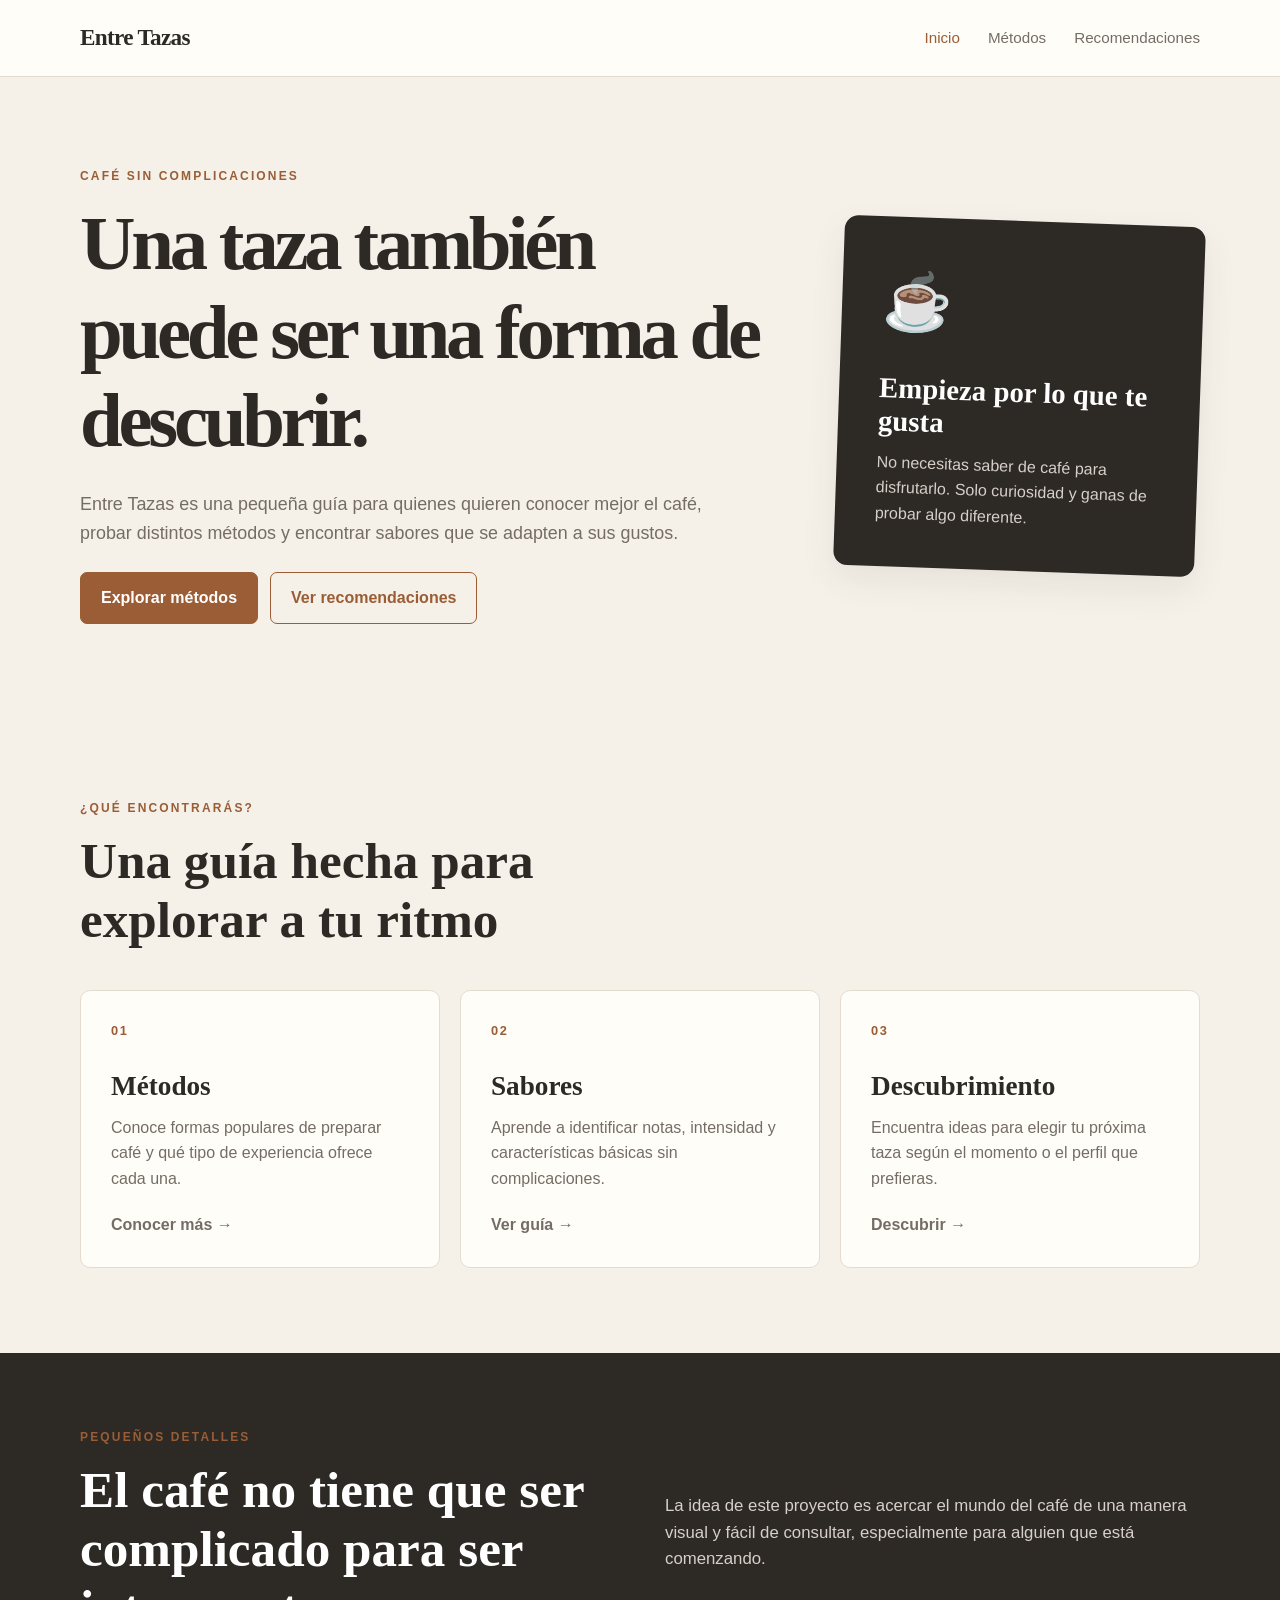
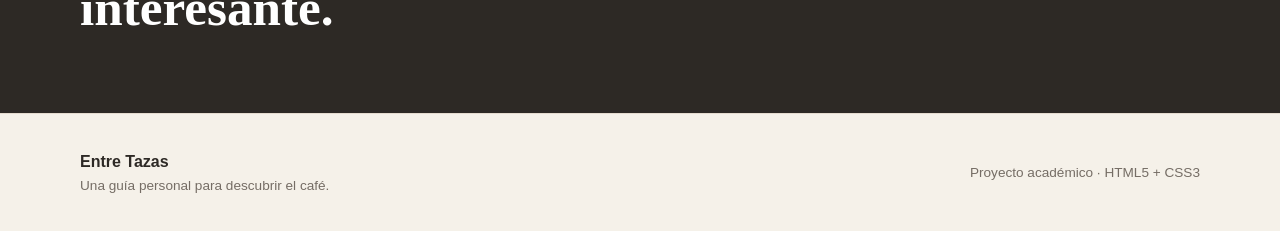
<file: index.html>
<!DOCTYPE html>
<html lang="es">
<head>
	<meta charset="UTF-8">
	<meta name="viewport" content="width=device-width, initial-scale=1.0">
	<meta name="description" content="Guía personal para descubrir cafeterías, métodos de preparación y cultura del café.">
	<meta property="og:title" content="Entre Tazas | Café para disfrutar">
	<meta property="og:description" content="Una guía sencilla para conocer el café y encontrar nuevas formas de disfrutarlo.">
	<meta property="og:type" content="website">
	<title>Entre Tazas | Inicio</title>
	<link rel="stylesheet" href="css/estilos.css">
</head>
<body>
	<header class="encabezado">
		<div class="contenedor barra">
			<a class="logo" href="index.html">Entre Tazas</a>
			<nav aria-label="Navegación principal">
				<ul class="menu">
					<li><a class="activo" href="index.html">Inicio</a></li>
					<li><a href="metodos.html">Métodos</a></li>
					<li><a href="recomendaciones.html">Recomendaciones</a></li>
				</ul>
			</nav>
		</div>
	</header>

	<main>
		<section class="hero">
			<div class="contenedor hero-grid">
				<div>
					<p class="etiqueta">CAFÉ SIN COMPLICACIONES</p>
					<h1>Una taza también puede ser una forma de descubrir.</h1>
					<p class="hero-texto">Entre Tazas es una pequeña guía para quienes quieren conocer mejor el café, probar distintos métodos y encontrar sabores que se adapten a sus gustos.</p>
					<div class="acciones">
						<a class="boton" href="metodos.html">Explorar métodos</a>
						<a class="boton secundario" href="recomendaciones.html">Ver recomendaciones</a>
					</div>
				</div>
				<div class="hero-card">
					<span>☕</span>
					<h2>Empieza por lo que te gusta</h2>
					<p>No necesitas saber de café para disfrutarlo. Solo curiosidad y ganas de probar algo diferente.</p>
				</div>
			</div>
		</section>

		<section class="seccion">
			<div class="contenedor">
				<div class="encabezado-seccion">
					<p class="etiqueta">¿QUÉ ENCONTRARÁS?</p>
					<h2>Una guía hecha para explorar a tu ritmo</h2>
				</div>
				<div class="tarjetas">
					<article class="tarjeta">
						<div class="icono">01</div>
						<h3>Métodos</h3>
						<p>Conoce formas populares de preparar café y qué tipo de experiencia ofrece cada una.</p>
						<a href="metodos.html">Conocer más →</a>
					</article>
					<article class="tarjeta">
						<div class="icono">02</div>
						<h3>Sabores</h3>
						<p>Aprende a identificar notas, intensidad y características básicas sin complicaciones.</p>
						<a href="recomendaciones.html">Ver guía →</a>
					</article>
					<article class="tarjeta">
						<div class="icono">03</div>
						<h3>Descubrimiento</h3>
						<p>Encuentra ideas para elegir tu próxima taza según el momento o el perfil que prefieras.</p>
						<a href="recomendaciones.html">Descubrir →</a>
					</article>
				</div>
			</div>
		</section>

		<section class="destacado">
			<div class="contenedor destacado-grid">
				<div>
					<p class="etiqueta">PEQUEÑOS DETALLES</p>
					<h2>El café no tiene que ser complicado para ser interesante.</h2>
				</div>
				<p>La idea de este proyecto es acercar el mundo del café de una manera visual y fácil de consultar, especialmente para alguien que está comenzando.</p>
			</div>
		</section>
	</main>

	<footer class="pie">
		<div class="contenedor pie-grid">
			<div>
				<strong>Entre Tazas</strong>
				<p>Una guía personal para descubrir el café.</p>
			</div>
			<p>Proyecto académico · HTML5 + CSS3</p>
		</div>
	</footer>
</body>
</html>
</file>
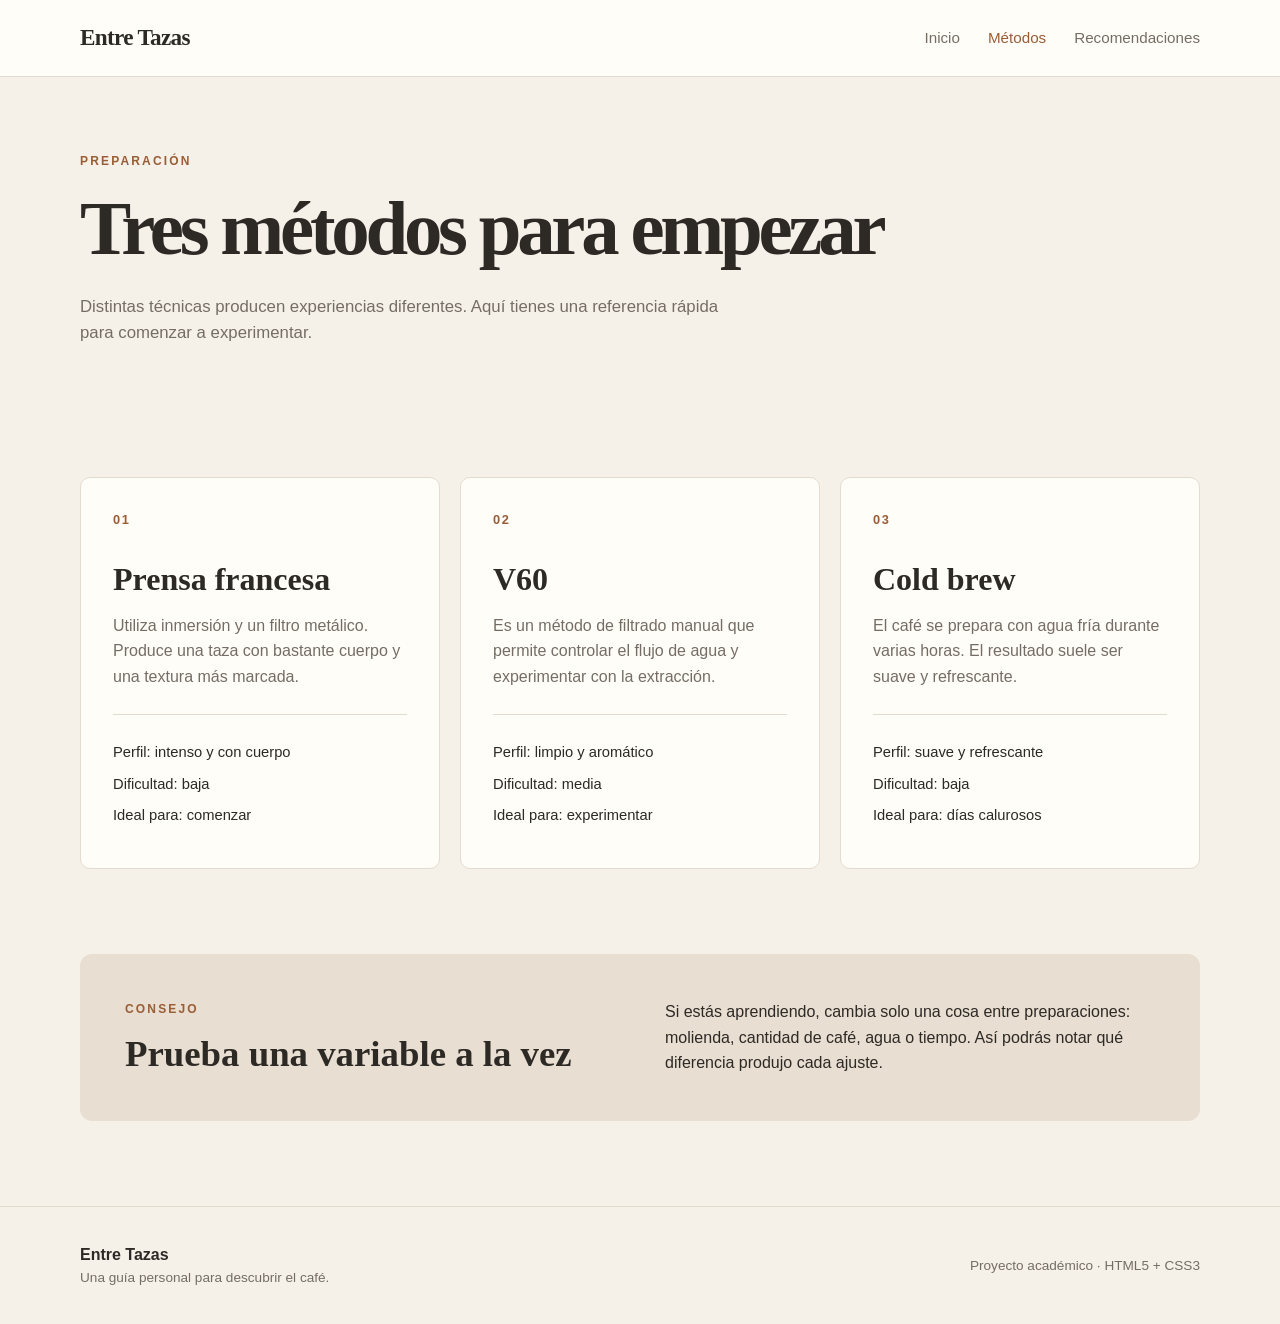
<file: metodos.html>
<!DOCTYPE html>
<html lang="es">
<head>
	<meta charset="UTF-8">
	<meta name="viewport" content="width=device-width, initial-scale=1.0">
	<meta name="description" content="Conoce métodos populares para preparar café y sus características.">
	<title>Entre Tazas | Métodos</title>
	<link rel="stylesheet" href="css/estilos.css">
</head>
<body>
	<header class="encabezado">
		<div class="contenedor barra">
			<a class="logo" href="index.html">Entre Tazas</a>
			<nav aria-label="Navegación principal">
				<ul class="menu">
					<li><a href="index.html">Inicio</a></li>
					<li><a class="activo" href="metodos.html">Métodos</a></li>
					<li><a href="recomendaciones.html">Recomendaciones</a></li>
				</ul>
			</nav>
		</div>
	</header>

	<main>
		<section class="cabecera-pagina">
			<div class="contenedor">
				<p class="etiqueta">PREPARACIÓN</p>
				<h1>Tres métodos para empezar</h1>
				<p>Distintas técnicas producen experiencias diferentes. Aquí tienes una referencia rápida para comenzar a experimentar.</p>
			</div>
		</section>

		<section class="seccion">
			<div class="contenedor">
				<div class="metodos-grid">
					<article class="metodo">
						<div class="numero">01</div>
						<h2>Prensa francesa</h2>
						<p>Utiliza inmersión y un filtro metálico. Produce una taza con bastante cuerpo y una textura más marcada.</p>
						<ul>
							<li>Perfil: intenso y con cuerpo</li>
							<li>Dificultad: baja</li>
							<li>Ideal para: comenzar</li>
						</ul>
					</article>
					<article class="metodo">
						<div class="numero">02</div>
						<h2>V60</h2>
						<p>Es un método de filtrado manual que permite controlar el flujo de agua y experimentar con la extracción.</p>
						<ul>
							<li>Perfil: limpio y aromático</li>
							<li>Dificultad: media</li>
							<li>Ideal para: experimentar</li>
						</ul>
					</article>
					<article class="metodo">
						<div class="numero">03</div>
						<h2>Cold brew</h2>
						<p>El café se prepara con agua fría durante varias horas. El resultado suele ser suave y refrescante.</p>
						<ul>
							<li>Perfil: suave y refrescante</li>
							<li>Dificultad: baja</li>
							<li>Ideal para: días calurosos</li>
						</ul>
					</article>
				</div>
			</div>
		</section>

		<section class="nota">
			<div class="contenedor nota-box">
				<div>
					<p class="etiqueta">CONSEJO</p>
					<h2>Prueba una variable a la vez</h2>
				</div>
				<p>Si estás aprendiendo, cambia solo una cosa entre preparaciones: molienda, cantidad de café, agua o tiempo. Así podrás notar qué diferencia produjo cada ajuste.</p>
			</div>
		</section>
	</main>

	<footer class="pie">
		<div class="contenedor pie-grid">
			<div>
				<strong>Entre Tazas</strong>
				<p>Una guía personal para descubrir el café.</p>
			</div>
			<p>Proyecto académico · HTML5 + CSS3</p>
		</div>
	</footer>
</body>
</html>
</file>
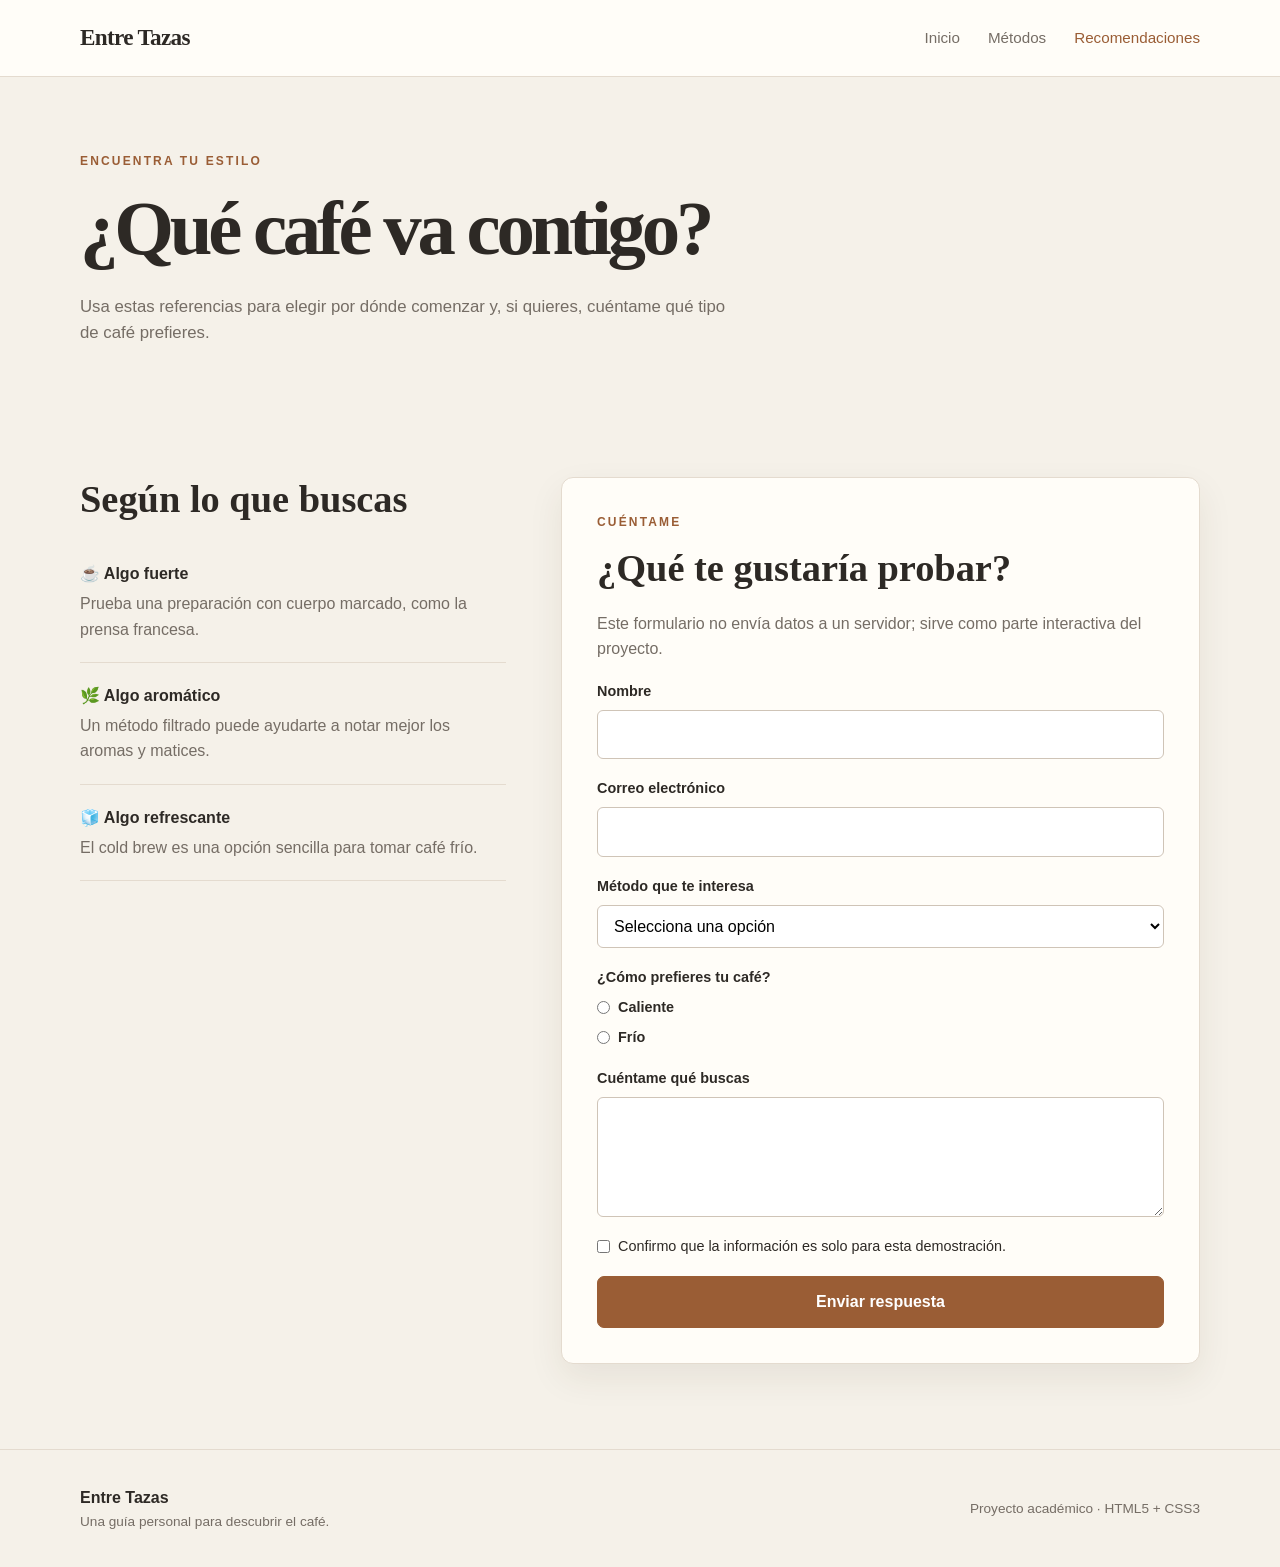
<file: recomendaciones.html>
<!DOCTYPE html>
<html lang="es">
<head>
	<meta charset="UTF-8">
	<meta name="viewport" content="width=device-width, initial-scale=1.0">
	<meta name="description" content="Recomendaciones de café según gustos y momentos del día.">
	<title>Entre Tazas | Recomendaciones</title>
	<link rel="stylesheet" href="css/estilos.css">
</head>
<body>
	<header class="encabezado">
		<div class="contenedor barra">
			<a class="logo" href="index.html">Entre Tazas</a>
			<nav aria-label="Navegación principal">
				<ul class="menu">
					<li><a href="index.html">Inicio</a></li>
					<li><a href="metodos.html">Métodos</a></li>
					<li><a class="activo" href="recomendaciones.html">Recomendaciones</a></li>
				</ul>
			</nav>
		</div>
	</header>

	<main>
		<section class="cabecera-pagina">
			<div class="contenedor">
				<p class="etiqueta">ENCUENTRA TU ESTILO</p>
				<h1>¿Qué café va contigo?</h1>
				<p>Usa estas referencias para elegir por dónde comenzar y, si quieres, cuéntame qué tipo de café prefieres.</p>
			</div>
		</section>

		<section class="seccion">
			<div class="contenedor recomendaciones-grid">
				<div class="preferencias">
					<h2>Según lo que buscas</h2>
					<div class="preferencia">
						<strong>☕ Algo fuerte</strong>
						<span>Prueba una preparación con cuerpo marcado, como la prensa francesa.</span>
					</div>
					<div class="preferencia">
						<strong>🌿 Algo aromático</strong>
						<span>Un método filtrado puede ayudarte a notar mejor los aromas y matices.</span>
					</div>
					<div class="preferencia">
						<strong>🧊 Algo refrescante</strong>
						<span>El cold brew es una opción sencilla para tomar café frío.</span>
					</div>
				</div>

				<form class="formulario" action="#" method="get">
					<div>
						<p class="etiqueta">CUÉNTAME</p>
						<h2>¿Qué te gustaría probar?</h2>
						<p>Este formulario no envía datos a un servidor; sirve como parte interactiva del proyecto.</p>
					</div>

					<div class="campo">
						<label for="nombre">Nombre</label>
						<input type="text" id="nombre" name="nombre" minlength="2" maxlength="40" required>
					</div>

					<div class="campo">
						<label for="correo">Correo electrónico</label>
						<input type="email" id="correo" name="correo" required>
					</div>

					<div class="campo">
						<label for="metodo">Método que te interesa</label>
						<select id="metodo" name="metodo" required>
							<option value="">Selecciona una opción</option>
							<option value="prensa">Prensa francesa</option>
							<option value="v60">V60</option>
							<option value="cold-brew">Cold brew</option>
						</select>
					</div>

					<fieldset class="campo">
						<legend>¿Cómo prefieres tu café?</legend>
						<label class="radio"><input type="radio" name="preferencia" value="caliente" required> Caliente</label>
						<label class="radio"><input type="radio" name="preferencia" value="frio"> Frío</label>
					</fieldset>

					<div class="campo">
						<label for="mensaje">Cuéntame qué buscas</label>
						<textarea id="mensaje" name="mensaje" minlength="10" maxlength="250" required></textarea>
					</div>

					<label class="check"><input type="checkbox" name="aceptacion" required> Confirmo que la información es solo para esta demostración.</label>

					<button class="boton" type="submit">Enviar respuesta</button>
				</form>
			</div>
		</section>
	</main>

	<footer class="pie">
		<div class="contenedor pie-grid">
			<div>
				<strong>Entre Tazas</strong>
				<p>Una guía personal para descubrir el café.</p>
			</div>
			<p>Proyecto académico · HTML5 + CSS3</p>
		</div>
	</footer>
</body>
</html>
</file>
<file: css/estilos.css>
* {
	box-sizing: border-box;
	margin: 0;
	padding: 0;
}

:root {
	--fondo: #f5f1e9;
	--superficie: #fffdf8;
	--texto: #2d2925;
	--suave: #756d65;
	--acento: #9a5d35;
	--acento-oscuro: #704125;
	--borde: #e4dbcf;
	--sombra: 0 14px 35px rgba(65, 45, 30, 0.08);
}

html {
	scroll-behavior: smooth;
}

body {
	background: var(--fondo);
	color: var(--texto);
	font-family: Arial, Helvetica, sans-serif;
	line-height: 1.6;
}

a {
	color: inherit;
	text-decoration: none;
}

.contenedor {
	width: min(1120px, 92%);
	margin: 0 auto;
}

.encabezado {
	background: rgba(255, 253, 248, 0.96);
	border-bottom: 1px solid var(--borde);
	position: sticky;
	top: 0;
	z-index: 10;
}

.barra {
	align-items: center;
	display: flex;
	justify-content: space-between;
	min-height: 76px;
	gap: 30px;
}

.logo {
	font-family: Georgia, serif;
	font-size: 1.45rem;
	font-weight: bold;
	letter-spacing: -0.03em;
}

.menu {
	display: flex;
	gap: 28px;
	list-style: none;
}

.menu a {
	color: var(--suave);
	font-size: 0.95rem;
	padding: 8px 0;
}

.menu a:hover,
.menu .activo {
	color: var(--acento);
}

.hero {
	padding: 90px 0;
}

.hero-grid {
	align-items: center;
	display: grid;
	gap: 60px;
	grid-template-columns: 1.45fr 0.75fr;
}

.etiqueta {
	color: var(--acento);
	font-size: 0.75rem;
	font-weight: bold;
	letter-spacing: 0.18em;
	margin-bottom: 14px;
}

h1,
h2,
h3 {
	font-family: Georgia, "Times New Roman", serif;
	line-height: 1.15;
}

h1 {
	font-size: clamp(2.7rem, 6vw, 5.3rem);
	letter-spacing: -0.055em;
	max-width: 850px;
}

.hero-texto {
	color: var(--suave);
	font-size: 1.12rem;
	margin: 25px 0;
	max-width: 650px;
}

.acciones {
	display: flex;
	flex-wrap: wrap;
	gap: 12px;
}

.boton {
	background: var(--acento);
	border: 1px solid var(--acento);
	border-radius: 7px;
	color: white;
	cursor: pointer;
	display: inline-block;
	font: inherit;
	font-weight: bold;
	padding: 12px 20px;
}

.boton:hover {
	background: var(--acento-oscuro);
	border-color: var(--acento-oscuro);
}

.boton.secundario {
	background: transparent;
	color: var(--acento);
}

.hero-card {
	background: var(--texto);
	border-radius: 14px;
	box-shadow: var(--sombra);
	color: white;
	padding: 40px;
	transform: rotate(2deg);
}

.hero-card span {
	display: block;
	font-size: 3.5rem;
	margin-bottom: 25px;
}

.hero-card h2 {
	font-size: 1.8rem;
	margin-bottom: 12px;
}

.hero-card p {
	color: #d7d0c9;
}

.seccion {
	padding: 85px 0;
}

.encabezado-seccion {
	max-width: 620px;
	margin-bottom: 40px;
}

.encabezado-seccion h2 {
	font-size: clamp(2rem, 4vw, 3.3rem);
}

.tarjetas {
	display: grid;
	gap: 20px;
	grid-template-columns: repeat(3, 1fr);
}

.tarjeta {
	background: var(--superficie);
	border: 1px solid var(--borde);
	border-radius: 10px;
	padding: 30px;
}

.icono,
.numero {
	color: var(--acento);
	font-size: 0.8rem;
	font-weight: bold;
	letter-spacing: 0.12em;
	margin-bottom: 30px;
}

.tarjeta h3 {
	font-size: 1.7rem;
	margin-bottom: 12px;
}

.tarjeta p,
.tarjeta a {
	color: var(--suave);
}

.tarjeta a {
	display: inline-block;
	font-weight: bold;
	margin-top: 20px;
}

.destacado {
	background: var(--texto);
	color: white;
	padding: 75px 0;
}

.destacado-grid,
.nota-box {
	align-items: center;
	display: grid;
	gap: 50px;
	grid-template-columns: 1fr 1fr;
}

.destacado h2 {
	font-size: clamp(2rem, 4vw, 3.3rem);
}

.destacado p:last-child {
	color: #d7d0c9;
	font-size: 1.05rem;
}

.cabecera-pagina {
	padding: 75px 0 45px;
}

.cabecera-pagina h1 {
	font-size: clamp(2.8rem, 6vw, 4.8rem);
}

.cabecera-pagina > div > p:last-child {
	color: var(--suave);
	font-size: 1.05rem;
	margin-top: 20px;
	max-width: 650px;
}

.metodos-grid {
	display: grid;
	gap: 20px;
	grid-template-columns: repeat(3, 1fr);
}

.metodo {
	background: var(--superficie);
	border: 1px solid var(--borde);
	border-radius: 10px;
	padding: 32px;
}

.metodo h2 {
	font-size: 2rem;
	margin-bottom: 15px;
}

.metodo p {
	color: var(--suave);
	margin-bottom: 25px;
}

.metodo ul {
	border-top: 1px solid var(--borde);
	list-style: none;
	padding-top: 18px;
}

.metodo li {
	font-size: 0.92rem;
	margin: 8px 0;
}

.nota {
	padding: 0 0 85px;
}

.nota-box {
	background: #e8ded1;
	border-radius: 12px;
	padding: 45px;
}

.nota h2 {
	font-size: 2.3rem;
}

.recomendaciones-grid {
	align-items: start;
	display: grid;
	gap: 55px;
	grid-template-columns: 0.8fr 1.2fr;
}

.preferencias h2,
.formulario h2 {
	font-size: 2.4rem;
	margin-bottom: 20px;
}

.preferencia {
	border-bottom: 1px solid var(--borde);
	display: grid;
	gap: 4px;
	padding: 20px 0;
}

.preferencia span {
	color: var(--suave);
}

.formulario {
	background: var(--superficie);
	border: 1px solid var(--borde);
	border-radius: 12px;
	box-shadow: var(--sombra);
	display: grid;
	gap: 18px;
	padding: 35px;
}

.formulario > div:first-child p:last-child {
	color: var(--suave);
}

.campo {
	display: grid;
	gap: 7px;
}

.campo label,
.legend {
	font-size: 0.9rem;
	font-weight: bold;
}

input,
select,
textarea {
	background: white;
	border: 1px solid #cfc4b7;
	border-radius: 6px;
	font: inherit;
	padding: 11px 12px;
	width: 100%;
}

input:focus,
select:focus,
textarea:focus {
	border-color: var(--acento);
	outline: 2px solid rgba(154, 93, 53, 0.15);
}

textarea {
	min-height: 120px;
	resize: vertical;
}

fieldset {
	border: 0;
}

fieldset legend {
	font-size: 0.9rem;
	font-weight: bold;
	margin-bottom: 7px;
}

.radio,
.check {
	align-items: center;
	display: flex;
	font-size: 0.9rem;
	font-weight: normal;
	gap: 8px;
}

.radio input,
.check input {
	width: auto;
}

.pie {
	border-top: 1px solid var(--borde);
	padding: 35px 0;
}

.pie-grid {
	align-items: center;
	display: flex;
	justify-content: space-between;
	gap: 25px;
}

.pie p {
	color: var(--suave);
	font-size: 0.85rem;
}

@media (max-width: 800px) {
	.barra {
		align-items: flex-start;
		flex-direction: column;
		padding: 18px 0;
	}

	.menu {
		gap: 18px;
	}

	.hero {
		padding: 60px 0;
	}

	.hero-grid,
	.destacado-grid,
	.recomendaciones-grid {
		grid-template-columns: 1fr;
	}

	.hero-card {
		transform: none;
	}

	.tarjetas,
	.metodos-grid {
		grid-template-columns: 1fr;
	}

	.seccion {
		padding: 60px 0;
	}

	.nota-box {
		grid-template-columns: 1fr;
		gap: 20px;
	}

	.pie-grid {
		align-items: flex-start;
		flex-direction: column;
	}
}

@media (max-width: 480px) {
	h1 {
		font-size: 2.6rem;
	}

	.menu {
		flex-wrap: wrap;
	}

	.acciones {
		flex-direction: column;
	}

	.boton {
		text-align: center;
		width: 100%;
	}

	.formulario,
	.nota-box {
		padding: 25px;
	}
}
</file>
